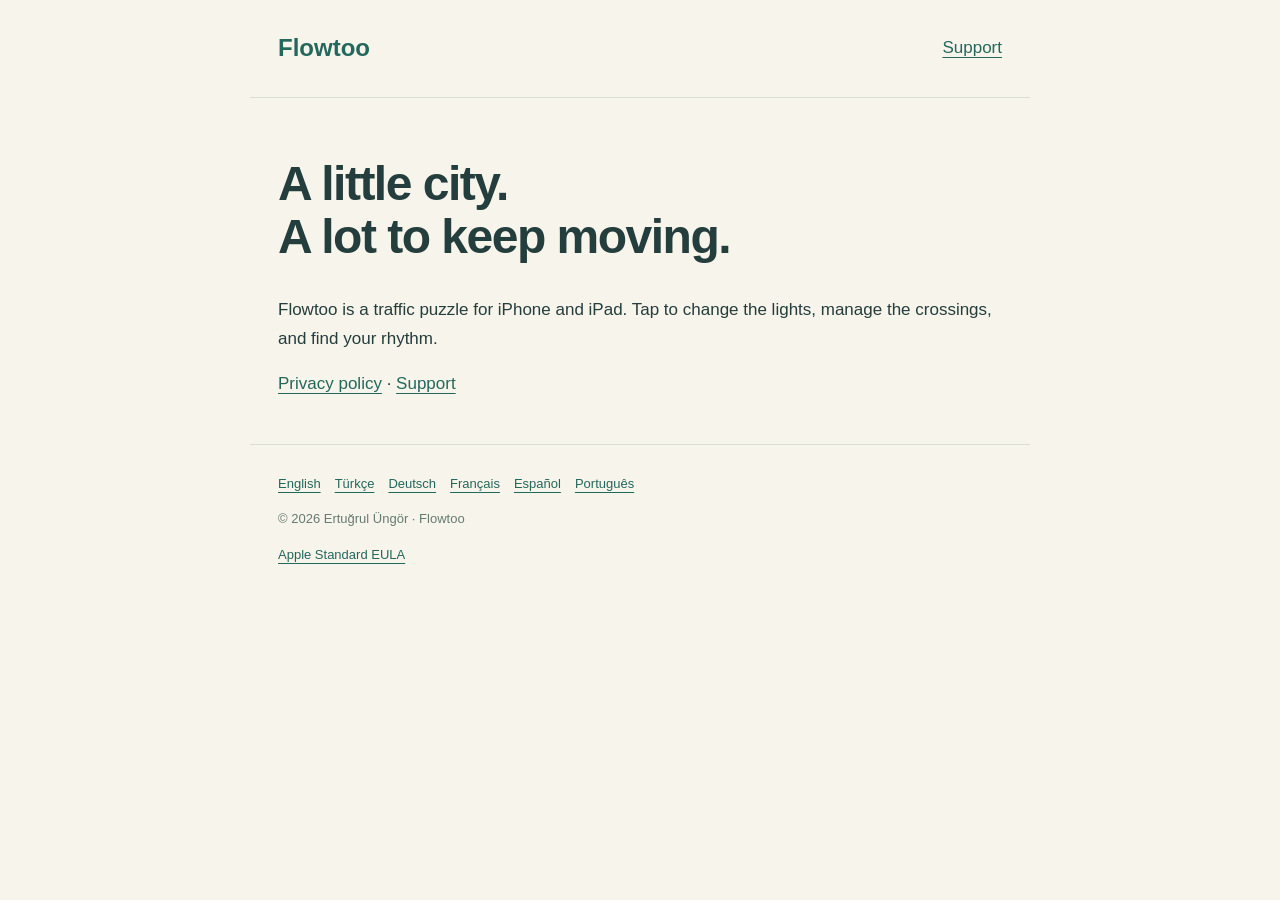
<file: index.html>
<!doctype html><html lang="en"><meta charset="utf-8"><meta name="viewport" content="width=device-width,initial-scale=1"><meta name="description" content="Flowtoo — privacy and support"><title>Flowtoo — Traffic, at your pace</title><link rel="stylesheet" href="style.css"><header><a class="brand" href="index.html">Flowtoo</a><a href="support.html">Support</a></header><main><h1>A little city.<br>A lot to keep moving.</h1><p>Flowtoo is a traffic puzzle for iPhone and iPad. Tap to change the lights, manage the crossings, and find your rhythm.</p><p><a href="privacy.html">Privacy policy</a> · <a href="support.html">Support</a></p></main><footer><nav><a href="privacy-en.html" lang="en">English</a> <a href="privacy-tr.html" lang="tr">Türkçe</a> <a href="privacy-de.html" lang="de">Deutsch</a> <a href="privacy-fr.html" lang="fr">Français</a> <a href="privacy-es.html" lang="es">Español</a> <a href="privacy-pt-BR.html" lang="pt-BR">Português</a></nav><p>© 2026 Ertuğrul Üngör · Flowtoo</p><a href="https://www.apple.com/legal/internet-services/itunes/dev/stdeula/">Apple Standard EULA</a></footer></html>
</file>
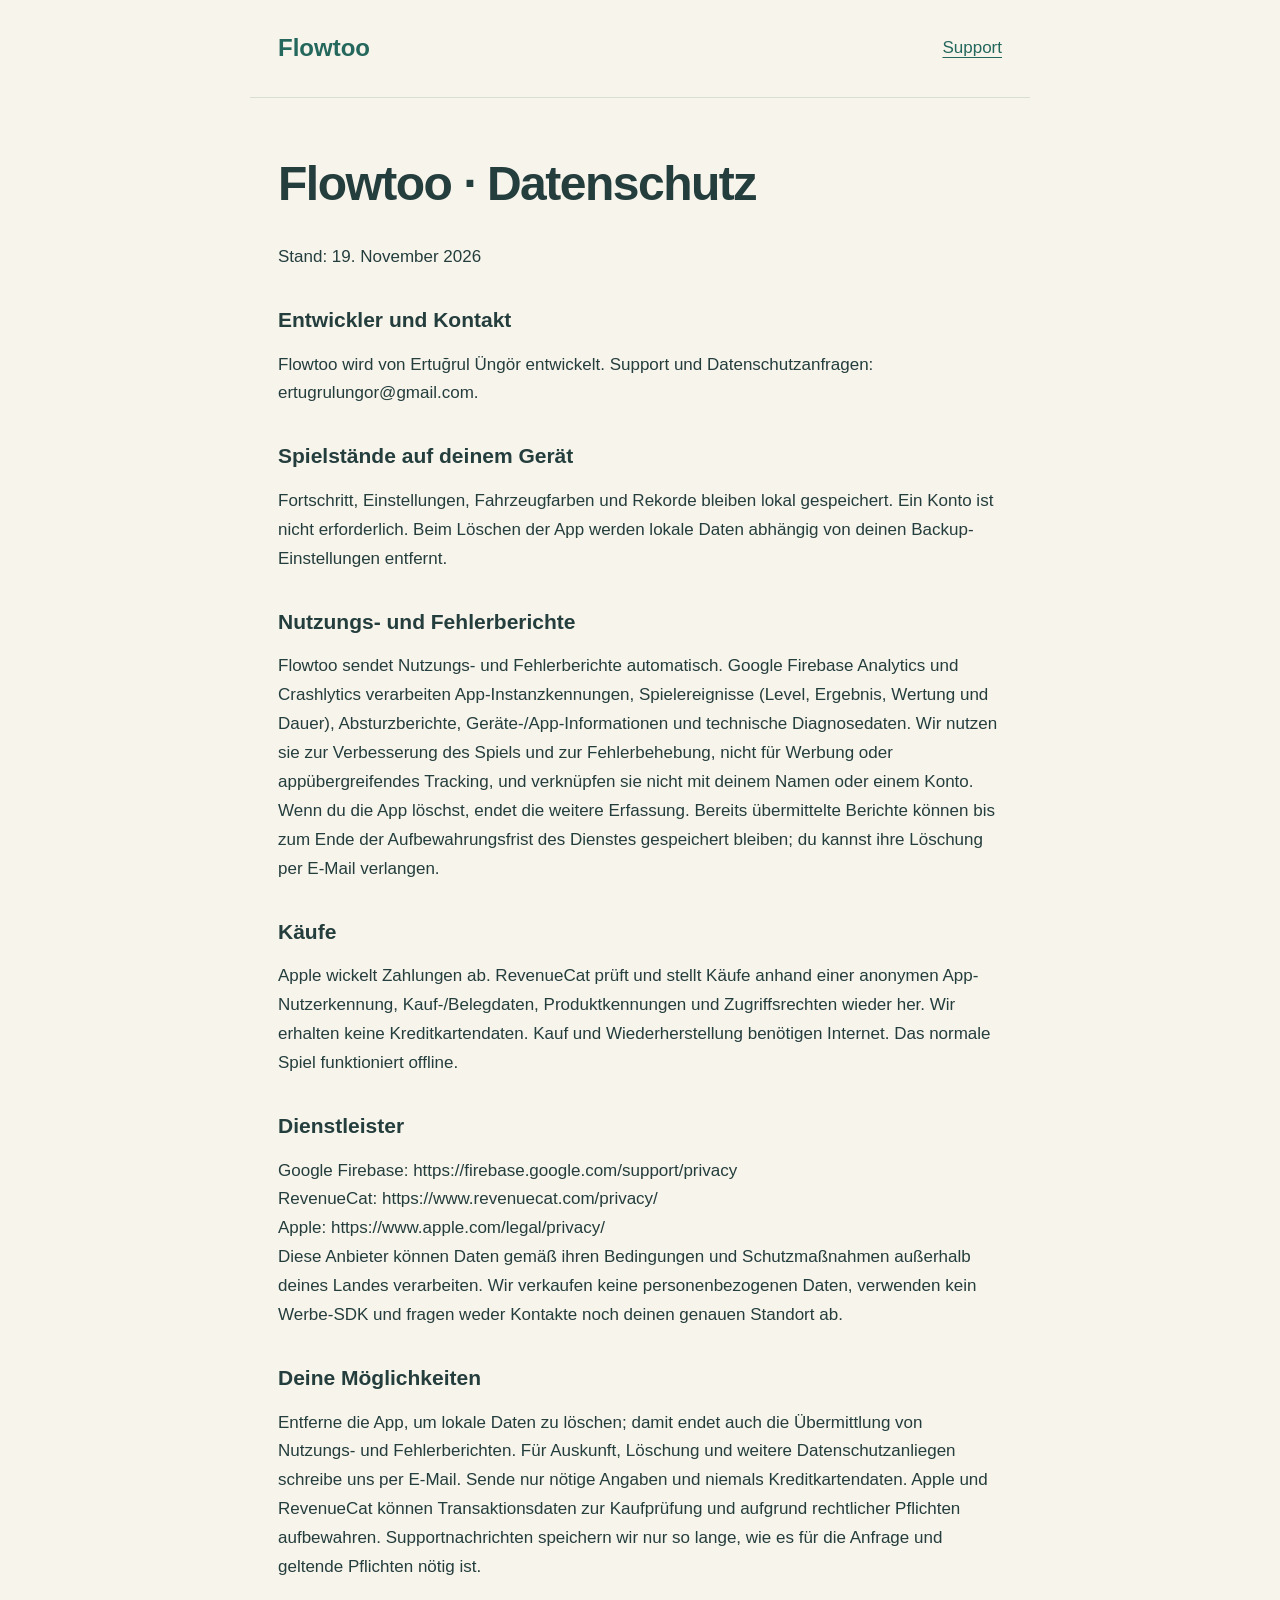
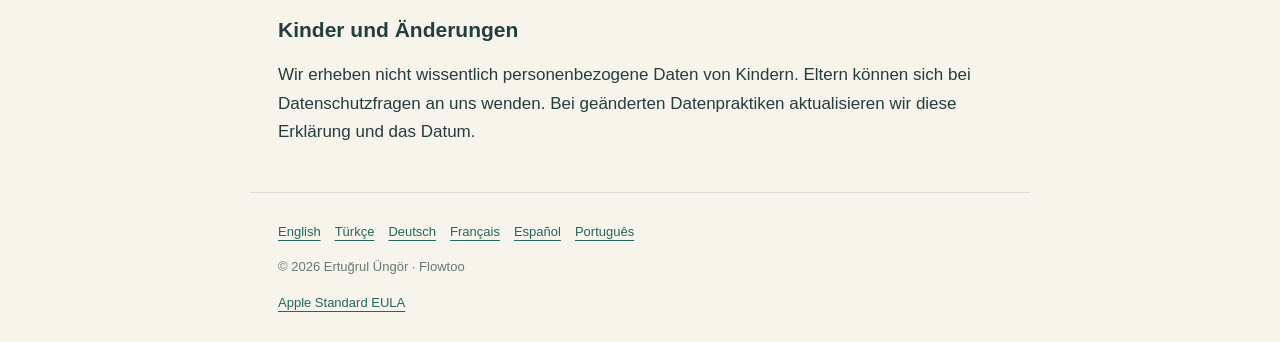
<file: privacy-de.html>
<!doctype html><html lang="de"><meta charset="utf-8"><meta name="viewport" content="width=device-width,initial-scale=1"><meta name="description" content="Flowtoo — privacy and support"><title>Flowtoo · Datenschutz</title><link rel="stylesheet" href="style.css"><header><a class="brand" href="index.html">Flowtoo</a><a href="support.html">Support</a></header><main><h1>Flowtoo · Datenschutz</h1><p>Stand: 19. November 2026</p><h2>Entwickler und Kontakt</h2><p>Flowtoo wird von Ertuğrul Üngör entwickelt. Support und Datenschutzanfragen: ertugrulungor@gmail.com.</p><h2>Spielstände auf deinem Gerät</h2><p>Fortschritt, Einstellungen, Fahrzeugfarben und Rekorde bleiben lokal gespeichert. Ein Konto ist nicht erforderlich. Beim Löschen der App werden lokale Daten abhängig von deinen Backup-Einstellungen entfernt.</p><h2>Nutzungs- und Fehlerberichte</h2><p>Flowtoo sendet Nutzungs- und Fehlerberichte automatisch. Google Firebase Analytics und Crashlytics verarbeiten App-Instanzkennungen, Spielereignisse (Level, Ergebnis, Wertung und Dauer), Absturzberichte, Geräte-/App-Informationen und technische Diagnosedaten. Wir nutzen sie zur Verbesserung des Spiels und zur Fehlerbehebung, nicht für Werbung oder appübergreifendes Tracking, und verknüpfen sie nicht mit deinem Namen oder einem Konto. Wenn du die App löschst, endet die weitere Erfassung. Bereits übermittelte Berichte können bis zum Ende der Aufbewahrungsfrist des Dienstes gespeichert bleiben; du kannst ihre Löschung per E-Mail verlangen.</p><h2>Käufe</h2><p>Apple wickelt Zahlungen ab. RevenueCat prüft und stellt Käufe anhand einer anonymen App-Nutzerkennung, Kauf-/Belegdaten, Produktkennungen und Zugriffsrechten wieder her. Wir erhalten keine Kreditkartendaten. Kauf und Wiederherstellung benötigen Internet. Das normale Spiel funktioniert offline.</p><h2>Dienstleister</h2><p>Google Firebase: https://firebase.google.com/support/privacy
RevenueCat: https://www.revenuecat.com/privacy/
Apple: https://www.apple.com/legal/privacy/
Diese Anbieter können Daten gemäß ihren Bedingungen und Schutzmaßnahmen außerhalb deines Landes verarbeiten. Wir verkaufen keine personenbezogenen Daten, verwenden kein Werbe-SDK und fragen weder Kontakte noch deinen genauen Standort ab.</p><h2>Deine Möglichkeiten</h2><p>Entferne die App, um lokale Daten zu löschen; damit endet auch die Übermittlung von Nutzungs- und Fehlerberichten. Für Auskunft, Löschung und weitere Datenschutzanliegen schreibe uns per E-Mail. Sende nur nötige Angaben und niemals Kreditkartendaten. Apple und RevenueCat können Transaktionsdaten zur Kaufprüfung und aufgrund rechtlicher Pflichten aufbewahren. Supportnachrichten speichern wir nur so lange, wie es für die Anfrage und geltende Pflichten nötig ist.</p><h2>Kinder und Änderungen</h2><p>Wir erheben nicht wissentlich personenbezogene Daten von Kindern. Eltern können sich bei Datenschutzfragen an uns wenden. Bei geänderten Datenpraktiken aktualisieren wir diese Erklärung und das Datum.</p></main><footer><nav><a href="privacy-en.html" lang="en">English</a> <a href="privacy-tr.html" lang="tr">Türkçe</a> <a href="privacy-de.html" lang="de">Deutsch</a> <a href="privacy-fr.html" lang="fr">Français</a> <a href="privacy-es.html" lang="es">Español</a> <a href="privacy-pt-BR.html" lang="pt-BR">Português</a></nav><p>© 2026 Ertuğrul Üngör · Flowtoo</p><a href="https://www.apple.com/legal/internet-services/itunes/dev/stdeula/">Apple Standard EULA</a></footer></html>
</file>
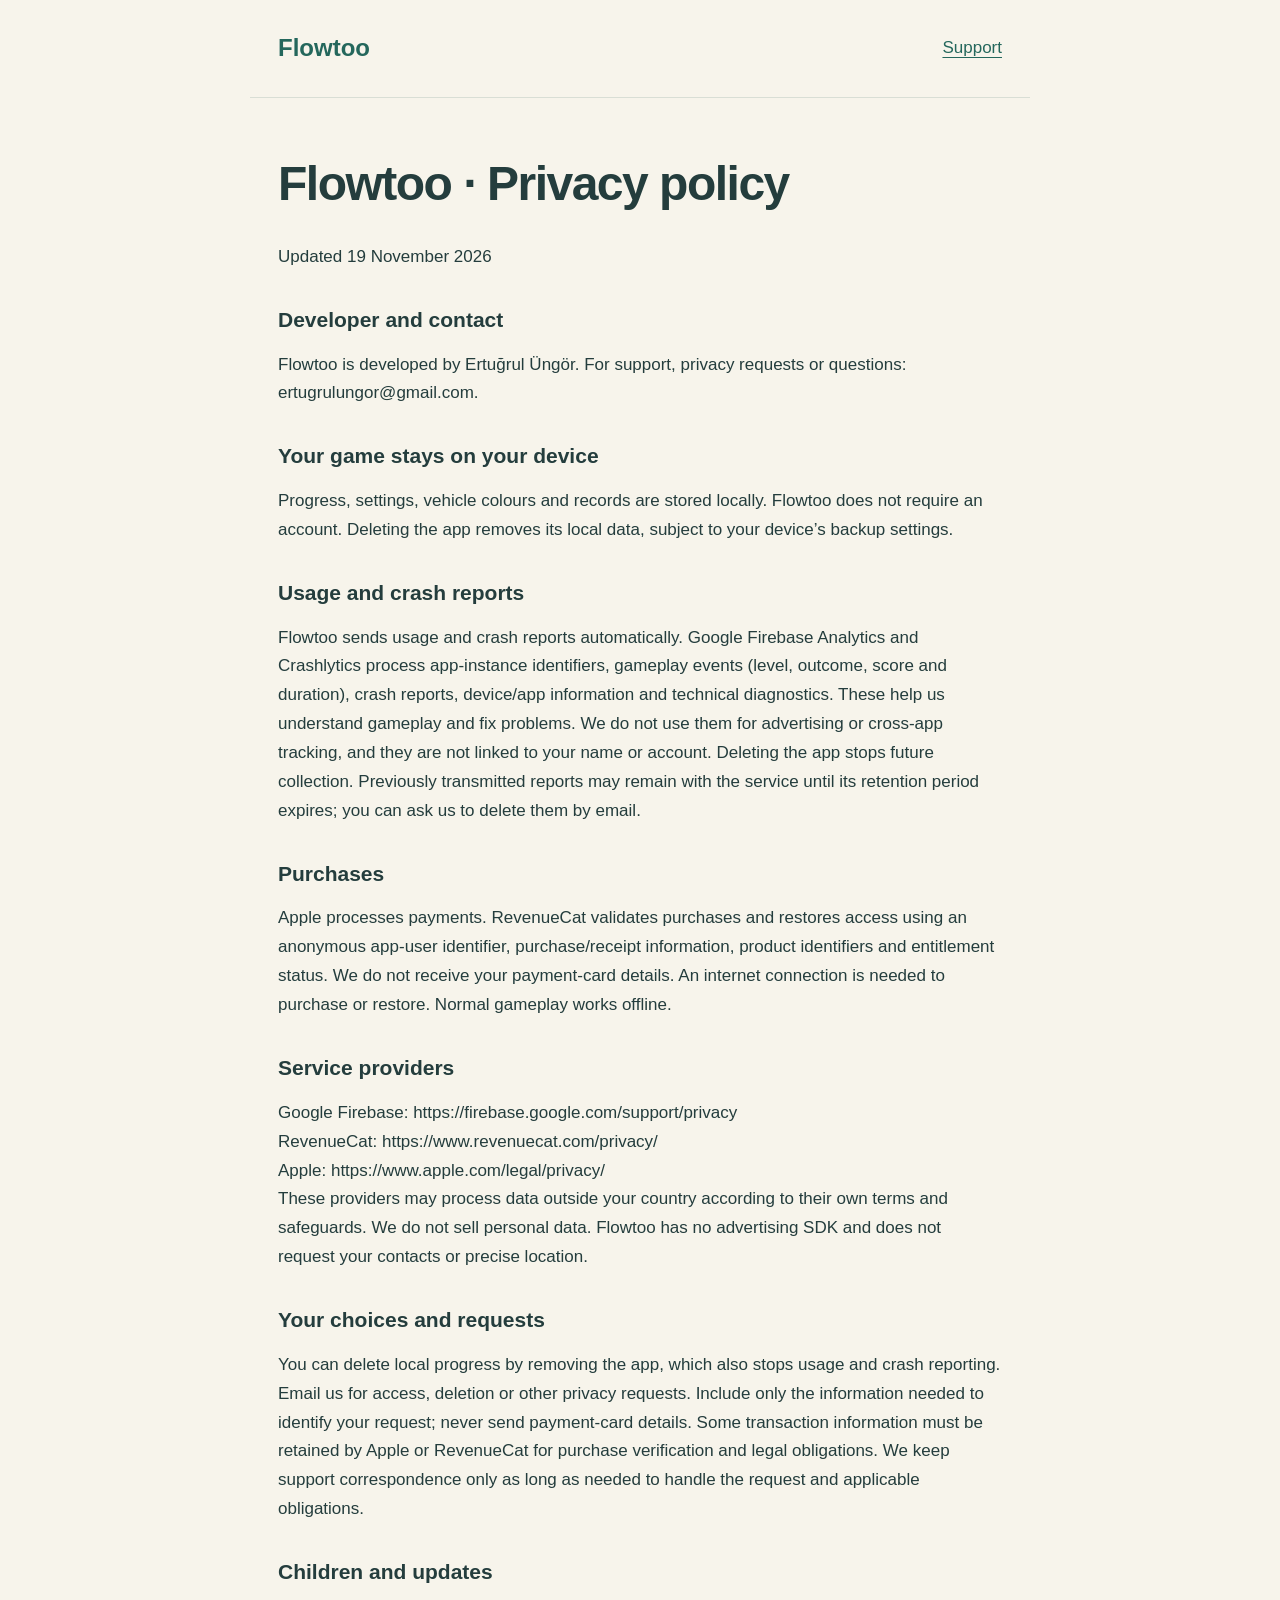
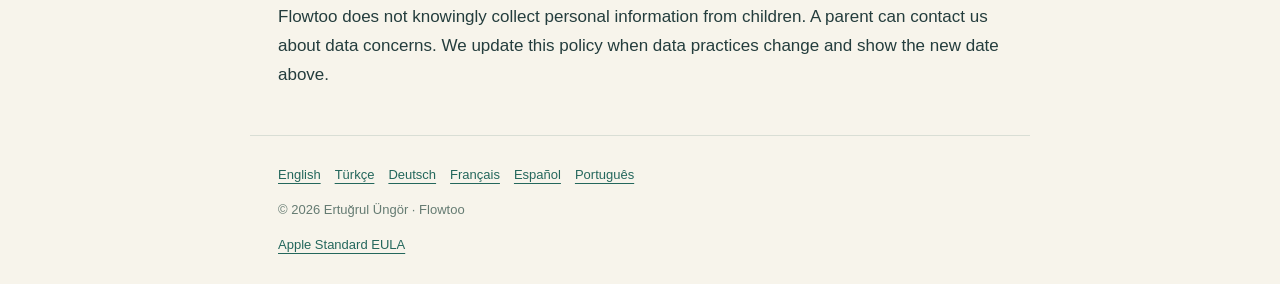
<file: privacy-en.html>
<!doctype html><html lang="en"><meta charset="utf-8"><meta name="viewport" content="width=device-width,initial-scale=1"><meta name="description" content="Flowtoo — privacy and support"><title>Flowtoo · Privacy policy</title><link rel="stylesheet" href="style.css"><header><a class="brand" href="index.html">Flowtoo</a><a href="support.html">Support</a></header><main><h1>Flowtoo · Privacy policy</h1><p>Updated 19 November 2026</p><h2>Developer and contact</h2><p>Flowtoo is developed by Ertuğrul Üngör. For support, privacy requests or questions: ertugrulungor@gmail.com.</p><h2>Your game stays on your device</h2><p>Progress, settings, vehicle colours and records are stored locally. Flowtoo does not require an account. Deleting the app removes its local data, subject to your device’s backup settings.</p><h2>Usage and crash reports</h2><p>Flowtoo sends usage and crash reports automatically. Google Firebase Analytics and Crashlytics process app-instance identifiers, gameplay events (level, outcome, score and duration), crash reports, device/app information and technical diagnostics. These help us understand gameplay and fix problems. We do not use them for advertising or cross-app tracking, and they are not linked to your name or account. Deleting the app stops future collection. Previously transmitted reports may remain with the service until its retention period expires; you can ask us to delete them by email.</p><h2>Purchases</h2><p>Apple processes payments. RevenueCat validates purchases and restores access using an anonymous app-user identifier, purchase/receipt information, product identifiers and entitlement status. We do not receive your payment-card details. An internet connection is needed to purchase or restore. Normal gameplay works offline.</p><h2>Service providers</h2><p>Google Firebase: https://firebase.google.com/support/privacy
RevenueCat: https://www.revenuecat.com/privacy/
Apple: https://www.apple.com/legal/privacy/
These providers may process data outside your country according to their own terms and safeguards. We do not sell personal data. Flowtoo has no advertising SDK and does not request your contacts or precise location.</p><h2>Your choices and requests</h2><p>You can delete local progress by removing the app, which also stops usage and crash reporting. Email us for access, deletion or other privacy requests. Include only the information needed to identify your request; never send payment-card details. Some transaction information must be retained by Apple or RevenueCat for purchase verification and legal obligations. We keep support correspondence only as long as needed to handle the request and applicable obligations.</p><h2>Children and updates</h2><p>Flowtoo does not knowingly collect personal information from children. A parent can contact us about data concerns. We update this policy when data practices change and show the new date above.</p></main><footer><nav><a href="privacy-en.html" lang="en">English</a> <a href="privacy-tr.html" lang="tr">Türkçe</a> <a href="privacy-de.html" lang="de">Deutsch</a> <a href="privacy-fr.html" lang="fr">Français</a> <a href="privacy-es.html" lang="es">Español</a> <a href="privacy-pt-BR.html" lang="pt-BR">Português</a></nav><p>© 2026 Ertuğrul Üngör · Flowtoo</p><a href="https://www.apple.com/legal/internet-services/itunes/dev/stdeula/">Apple Standard EULA</a></footer></html>
</file>
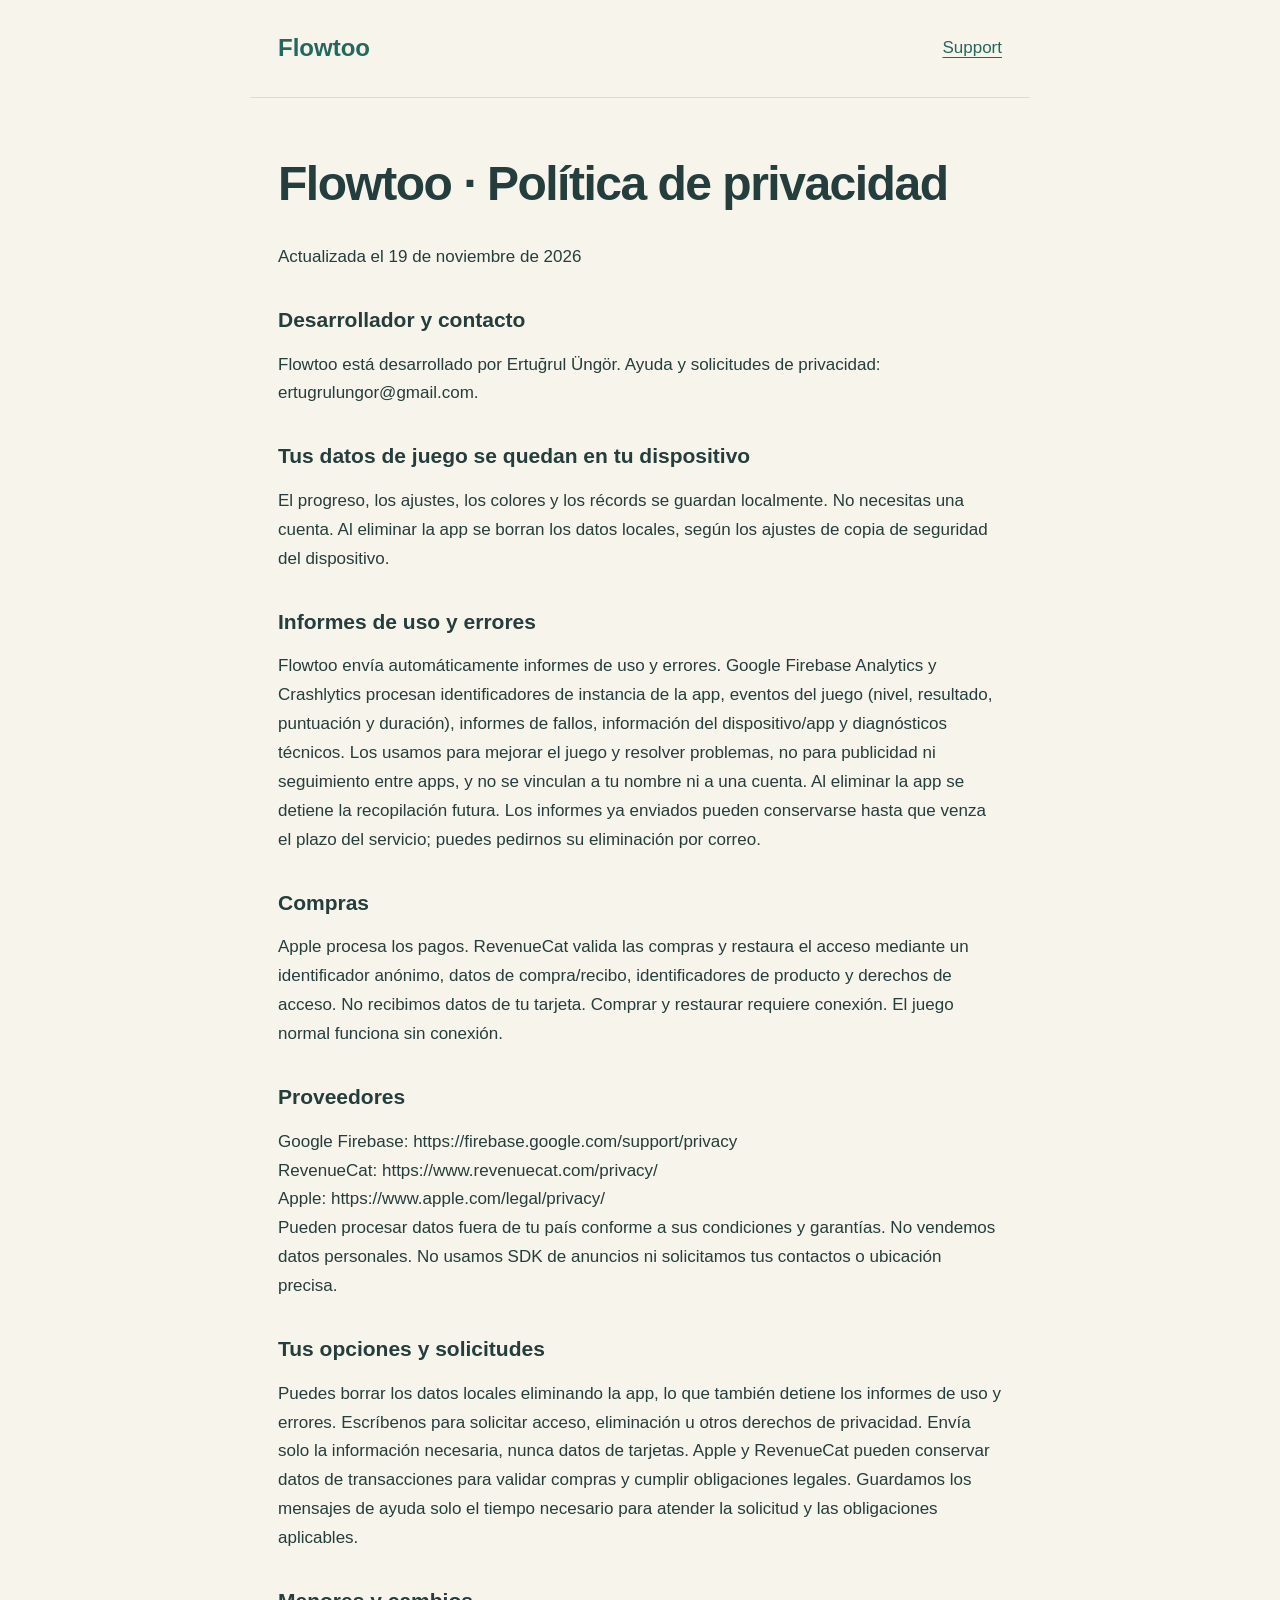
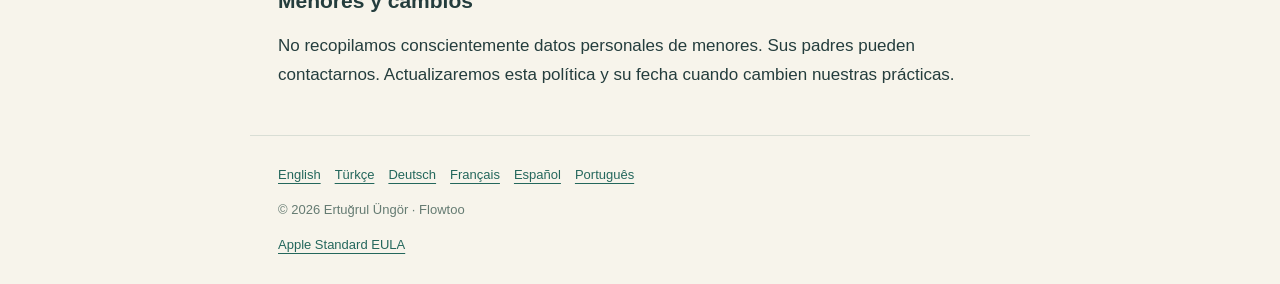
<file: privacy-es.html>
<!doctype html><html lang="es"><meta charset="utf-8"><meta name="viewport" content="width=device-width,initial-scale=1"><meta name="description" content="Flowtoo — privacy and support"><title>Flowtoo · Política de privacidad</title><link rel="stylesheet" href="style.css"><header><a class="brand" href="index.html">Flowtoo</a><a href="support.html">Support</a></header><main><h1>Flowtoo · Política de privacidad</h1><p>Actualizada el 19 de noviembre de 2026</p><h2>Desarrollador y contacto</h2><p>Flowtoo está desarrollado por Ertuğrul Üngör. Ayuda y solicitudes de privacidad: ertugrulungor@gmail.com.</p><h2>Tus datos de juego se quedan en tu dispositivo</h2><p>El progreso, los ajustes, los colores y los récords se guardan localmente. No necesitas una cuenta. Al eliminar la app se borran los datos locales, según los ajustes de copia de seguridad del dispositivo.</p><h2>Informes de uso y errores</h2><p>Flowtoo envía automáticamente informes de uso y errores. Google Firebase Analytics y Crashlytics procesan identificadores de instancia de la app, eventos del juego (nivel, resultado, puntuación y duración), informes de fallos, información del dispositivo/app y diagnósticos técnicos. Los usamos para mejorar el juego y resolver problemas, no para publicidad ni seguimiento entre apps, y no se vinculan a tu nombre ni a una cuenta. Al eliminar la app se detiene la recopilación futura. Los informes ya enviados pueden conservarse hasta que venza el plazo del servicio; puedes pedirnos su eliminación por correo.</p><h2>Compras</h2><p>Apple procesa los pagos. RevenueCat valida las compras y restaura el acceso mediante un identificador anónimo, datos de compra/recibo, identificadores de producto y derechos de acceso. No recibimos datos de tu tarjeta. Comprar y restaurar requiere conexión. El juego normal funciona sin conexión.</p><h2>Proveedores</h2><p>Google Firebase: https://firebase.google.com/support/privacy
RevenueCat: https://www.revenuecat.com/privacy/
Apple: https://www.apple.com/legal/privacy/
Pueden procesar datos fuera de tu país conforme a sus condiciones y garantías. No vendemos datos personales. No usamos SDK de anuncios ni solicitamos tus contactos o ubicación precisa.</p><h2>Tus opciones y solicitudes</h2><p>Puedes borrar los datos locales eliminando la app, lo que también detiene los informes de uso y errores. Escríbenos para solicitar acceso, eliminación u otros derechos de privacidad. Envía solo la información necesaria, nunca datos de tarjetas. Apple y RevenueCat pueden conservar datos de transacciones para validar compras y cumplir obligaciones legales. Guardamos los mensajes de ayuda solo el tiempo necesario para atender la solicitud y las obligaciones aplicables.</p><h2>Menores y cambios</h2><p>No recopilamos conscientemente datos personales de menores. Sus padres pueden contactarnos. Actualizaremos esta política y su fecha cuando cambien nuestras prácticas.</p></main><footer><nav><a href="privacy-en.html" lang="en">English</a> <a href="privacy-tr.html" lang="tr">Türkçe</a> <a href="privacy-de.html" lang="de">Deutsch</a> <a href="privacy-fr.html" lang="fr">Français</a> <a href="privacy-es.html" lang="es">Español</a> <a href="privacy-pt-BR.html" lang="pt-BR">Português</a></nav><p>© 2026 Ertuğrul Üngör · Flowtoo</p><a href="https://www.apple.com/legal/internet-services/itunes/dev/stdeula/">Apple Standard EULA</a></footer></html>
</file>
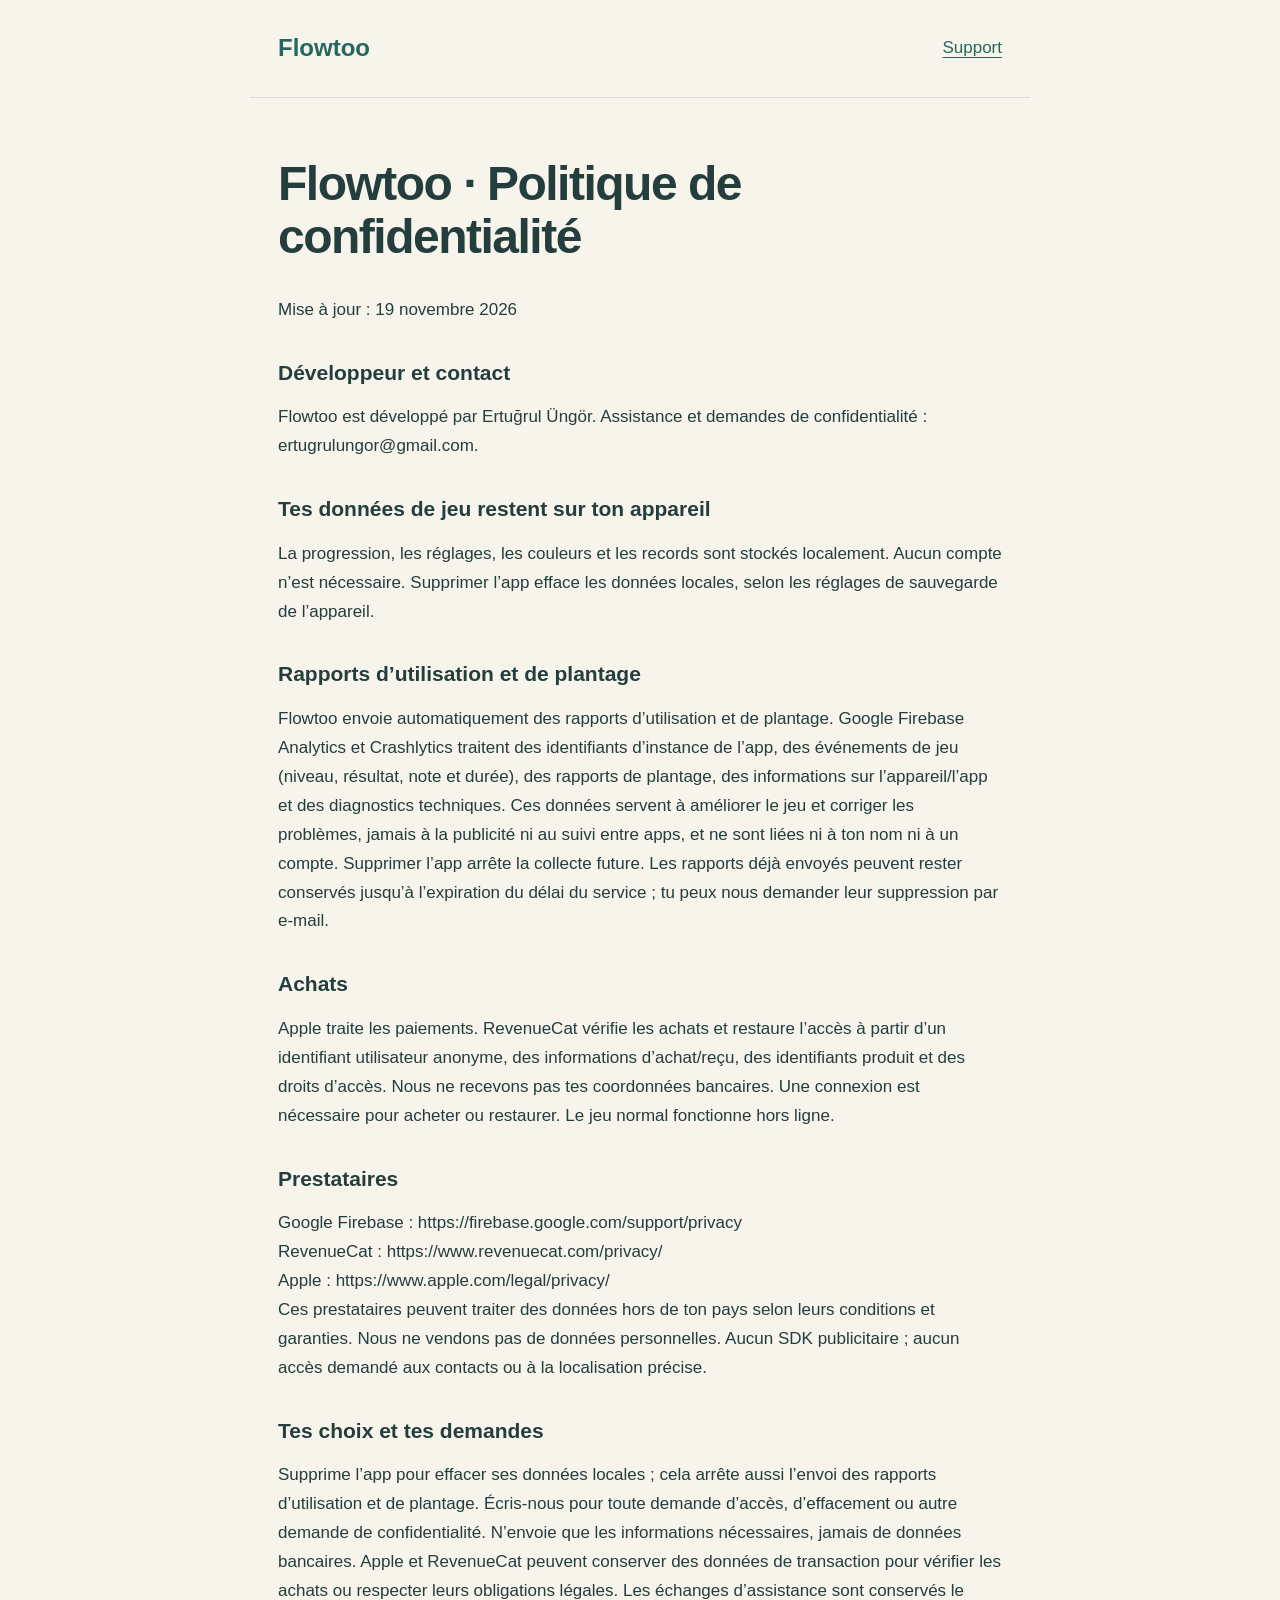
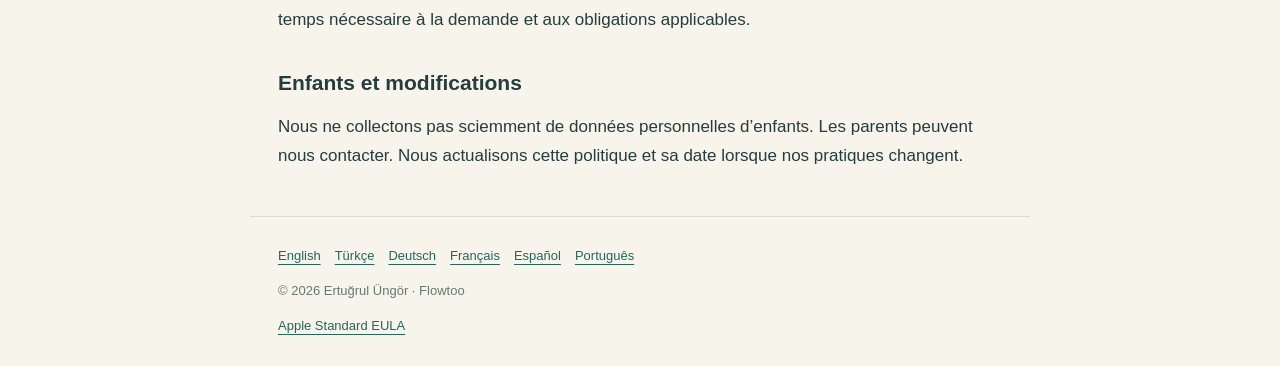
<file: privacy-fr.html>
<!doctype html><html lang="fr"><meta charset="utf-8"><meta name="viewport" content="width=device-width,initial-scale=1"><meta name="description" content="Flowtoo — privacy and support"><title>Flowtoo · Politique de confidentialité</title><link rel="stylesheet" href="style.css"><header><a class="brand" href="index.html">Flowtoo</a><a href="support.html">Support</a></header><main><h1>Flowtoo · Politique de confidentialité</h1><p>Mise à jour : 19 novembre 2026</p><h2>Développeur et contact</h2><p>Flowtoo est développé par Ertuğrul Üngör. Assistance et demandes de confidentialité : ertugrulungor@gmail.com.</p><h2>Tes données de jeu restent sur ton appareil</h2><p>La progression, les réglages, les couleurs et les records sont stockés localement. Aucun compte n’est nécessaire. Supprimer l’app efface les données locales, selon les réglages de sauvegarde de l’appareil.</p><h2>Rapports d’utilisation et de plantage</h2><p>Flowtoo envoie automatiquement des rapports d’utilisation et de plantage. Google Firebase Analytics et Crashlytics traitent des identifiants d’instance de l’app, des événements de jeu (niveau, résultat, note et durée), des rapports de plantage, des informations sur l’appareil/l’app et des diagnostics techniques. Ces données servent à améliorer le jeu et corriger les problèmes, jamais à la publicité ni au suivi entre apps, et ne sont liées ni à ton nom ni à un compte. Supprimer l’app arrête la collecte future. Les rapports déjà envoyés peuvent rester conservés jusqu’à l’expiration du délai du service ; tu peux nous demander leur suppression par e-mail.</p><h2>Achats</h2><p>Apple traite les paiements. RevenueCat vérifie les achats et restaure l’accès à partir d’un identifiant utilisateur anonyme, des informations d’achat/reçu, des identifiants produit et des droits d’accès. Nous ne recevons pas tes coordonnées bancaires. Une connexion est nécessaire pour acheter ou restaurer. Le jeu normal fonctionne hors ligne.</p><h2>Prestataires</h2><p>Google Firebase : https://firebase.google.com/support/privacy
RevenueCat : https://www.revenuecat.com/privacy/
Apple : https://www.apple.com/legal/privacy/
Ces prestataires peuvent traiter des données hors de ton pays selon leurs conditions et garanties. Nous ne vendons pas de données personnelles. Aucun SDK publicitaire ; aucun accès demandé aux contacts ou à la localisation précise.</p><h2>Tes choix et tes demandes</h2><p>Supprime l’app pour effacer ses données locales ; cela arrête aussi l’envoi des rapports d’utilisation et de plantage. Écris-nous pour toute demande d’accès, d’effacement ou autre demande de confidentialité. N’envoie que les informations nécessaires, jamais de données bancaires. Apple et RevenueCat peuvent conserver des données de transaction pour vérifier les achats ou respecter leurs obligations légales. Les échanges d’assistance sont conservés le temps nécessaire à la demande et aux obligations applicables.</p><h2>Enfants et modifications</h2><p>Nous ne collectons pas sciemment de données personnelles d’enfants. Les parents peuvent nous contacter. Nous actualisons cette politique et sa date lorsque nos pratiques changent.</p></main><footer><nav><a href="privacy-en.html" lang="en">English</a> <a href="privacy-tr.html" lang="tr">Türkçe</a> <a href="privacy-de.html" lang="de">Deutsch</a> <a href="privacy-fr.html" lang="fr">Français</a> <a href="privacy-es.html" lang="es">Español</a> <a href="privacy-pt-BR.html" lang="pt-BR">Português</a></nav><p>© 2026 Ertuğrul Üngör · Flowtoo</p><a href="https://www.apple.com/legal/internet-services/itunes/dev/stdeula/">Apple Standard EULA</a></footer></html>
</file>
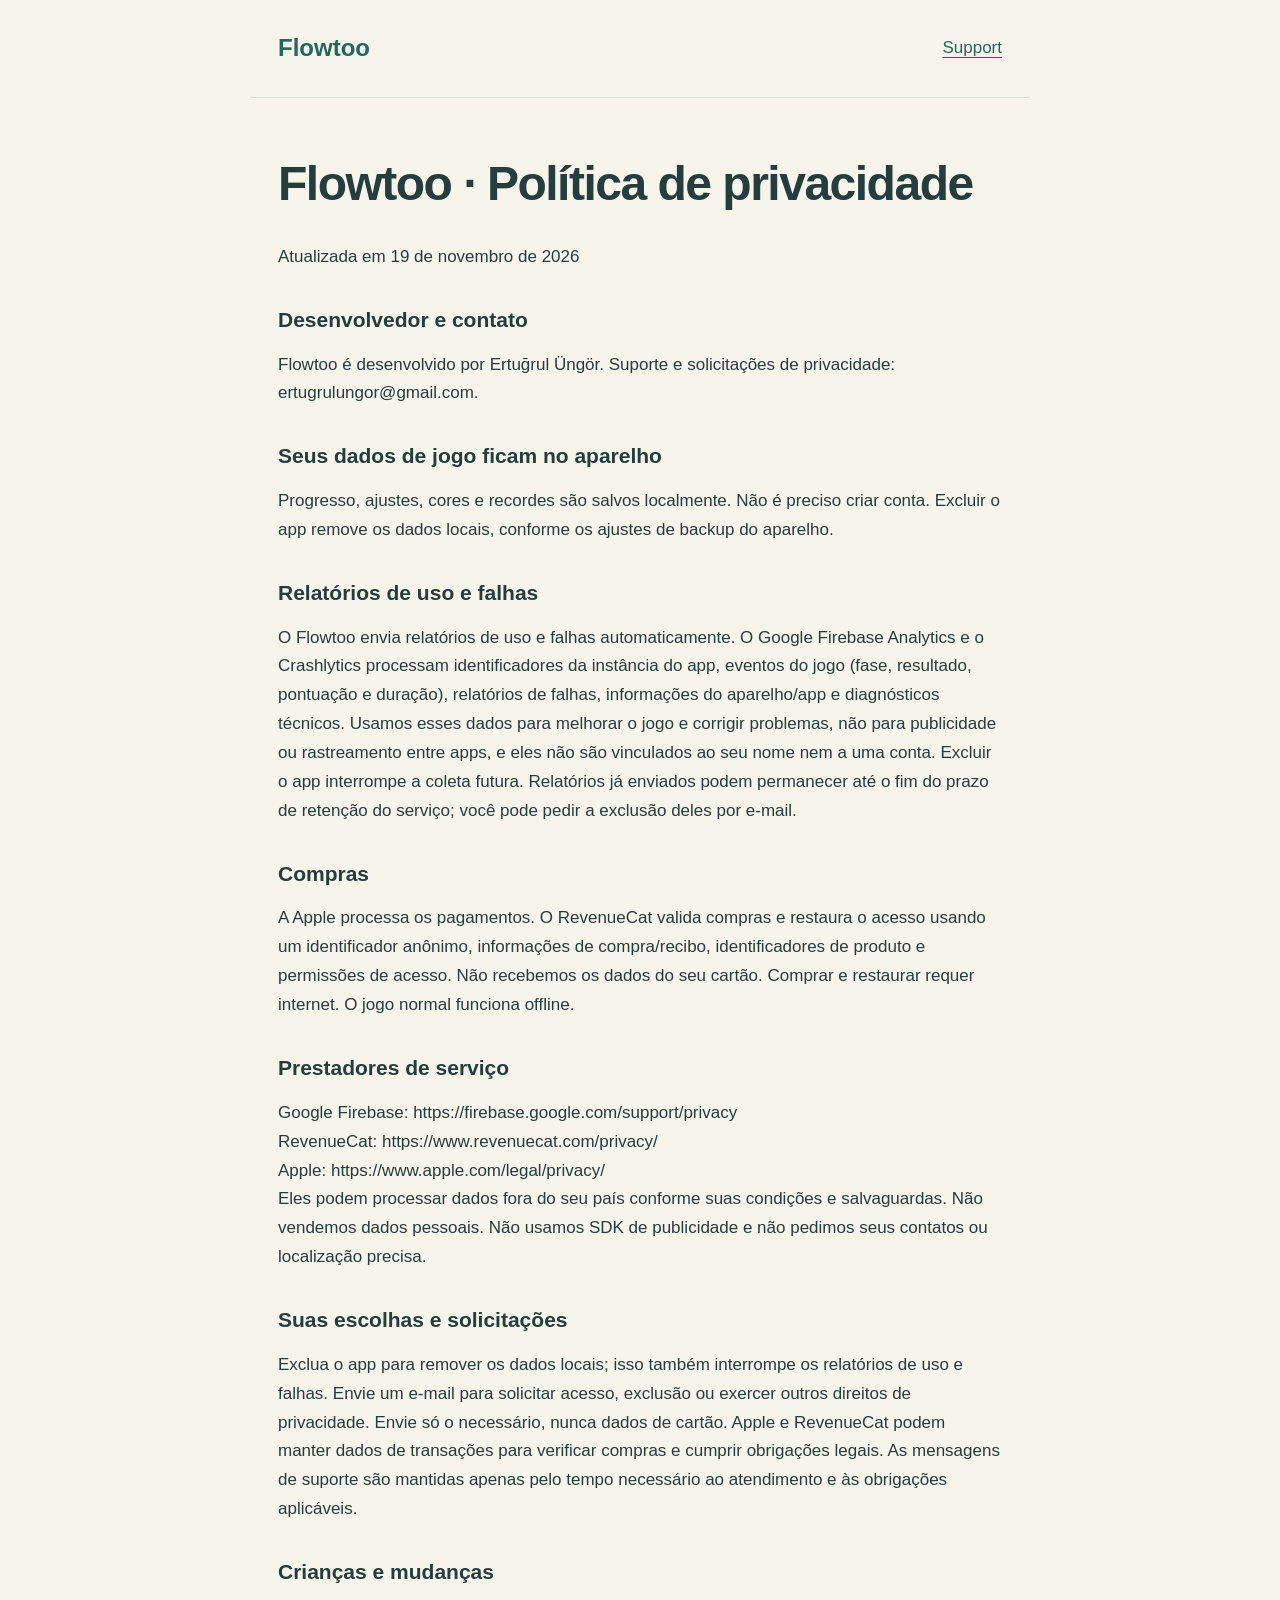
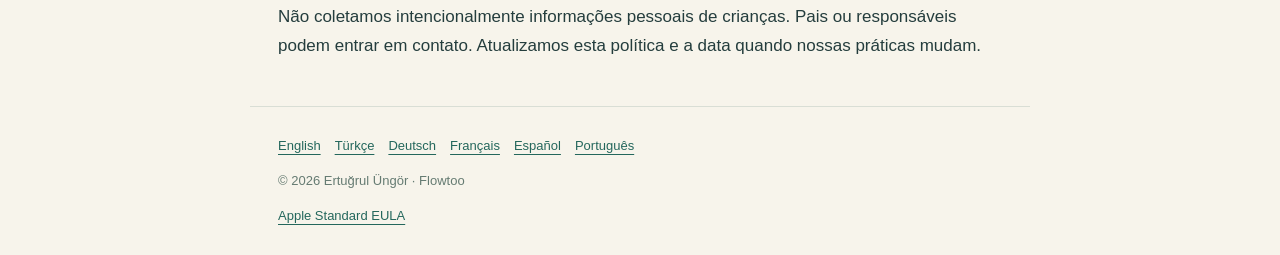
<file: privacy-pt-BR.html>
<!doctype html><html lang="pt-BR"><meta charset="utf-8"><meta name="viewport" content="width=device-width,initial-scale=1"><meta name="description" content="Flowtoo — privacy and support"><title>Flowtoo · Política de privacidade</title><link rel="stylesheet" href="style.css"><header><a class="brand" href="index.html">Flowtoo</a><a href="support.html">Support</a></header><main><h1>Flowtoo · Política de privacidade</h1><p>Atualizada em 19 de novembro de 2026</p><h2>Desenvolvedor e contato</h2><p>Flowtoo é desenvolvido por Ertuğrul Üngör. Suporte e solicitações de privacidade: ertugrulungor@gmail.com.</p><h2>Seus dados de jogo ficam no aparelho</h2><p>Progresso, ajustes, cores e recordes são salvos localmente. Não é preciso criar conta. Excluir o app remove os dados locais, conforme os ajustes de backup do aparelho.</p><h2>Relatórios de uso e falhas</h2><p>O Flowtoo envia relatórios de uso e falhas automaticamente. O Google Firebase Analytics e o Crashlytics processam identificadores da instância do app, eventos do jogo (fase, resultado, pontuação e duração), relatórios de falhas, informações do aparelho/app e diagnósticos técnicos. Usamos esses dados para melhorar o jogo e corrigir problemas, não para publicidade ou rastreamento entre apps, e eles não são vinculados ao seu nome nem a uma conta. Excluir o app interrompe a coleta futura. Relatórios já enviados podem permanecer até o fim do prazo de retenção do serviço; você pode pedir a exclusão deles por e-mail.</p><h2>Compras</h2><p>A Apple processa os pagamentos. O RevenueCat valida compras e restaura o acesso usando um identificador anônimo, informações de compra/recibo, identificadores de produto e permissões de acesso. Não recebemos os dados do seu cartão. Comprar e restaurar requer internet. O jogo normal funciona offline.</p><h2>Prestadores de serviço</h2><p>Google Firebase: https://firebase.google.com/support/privacy
RevenueCat: https://www.revenuecat.com/privacy/
Apple: https://www.apple.com/legal/privacy/
Eles podem processar dados fora do seu país conforme suas condições e salvaguardas. Não vendemos dados pessoais. Não usamos SDK de publicidade e não pedimos seus contatos ou localização precisa.</p><h2>Suas escolhas e solicitações</h2><p>Exclua o app para remover os dados locais; isso também interrompe os relatórios de uso e falhas. Envie um e-mail para solicitar acesso, exclusão ou exercer outros direitos de privacidade. Envie só o necessário, nunca dados de cartão. Apple e RevenueCat podem manter dados de transações para verificar compras e cumprir obrigações legais. As mensagens de suporte são mantidas apenas pelo tempo necessário ao atendimento e às obrigações aplicáveis.</p><h2>Crianças e mudanças</h2><p>Não coletamos intencionalmente informações pessoais de crianças. Pais ou responsáveis podem entrar em contato. Atualizamos esta política e a data quando nossas práticas mudam.</p></main><footer><nav><a href="privacy-en.html" lang="en">English</a> <a href="privacy-tr.html" lang="tr">Türkçe</a> <a href="privacy-de.html" lang="de">Deutsch</a> <a href="privacy-fr.html" lang="fr">Français</a> <a href="privacy-es.html" lang="es">Español</a> <a href="privacy-pt-BR.html" lang="pt-BR">Português</a></nav><p>© 2026 Ertuğrul Üngör · Flowtoo</p><a href="https://www.apple.com/legal/internet-services/itunes/dev/stdeula/">Apple Standard EULA</a></footer></html>
</file>
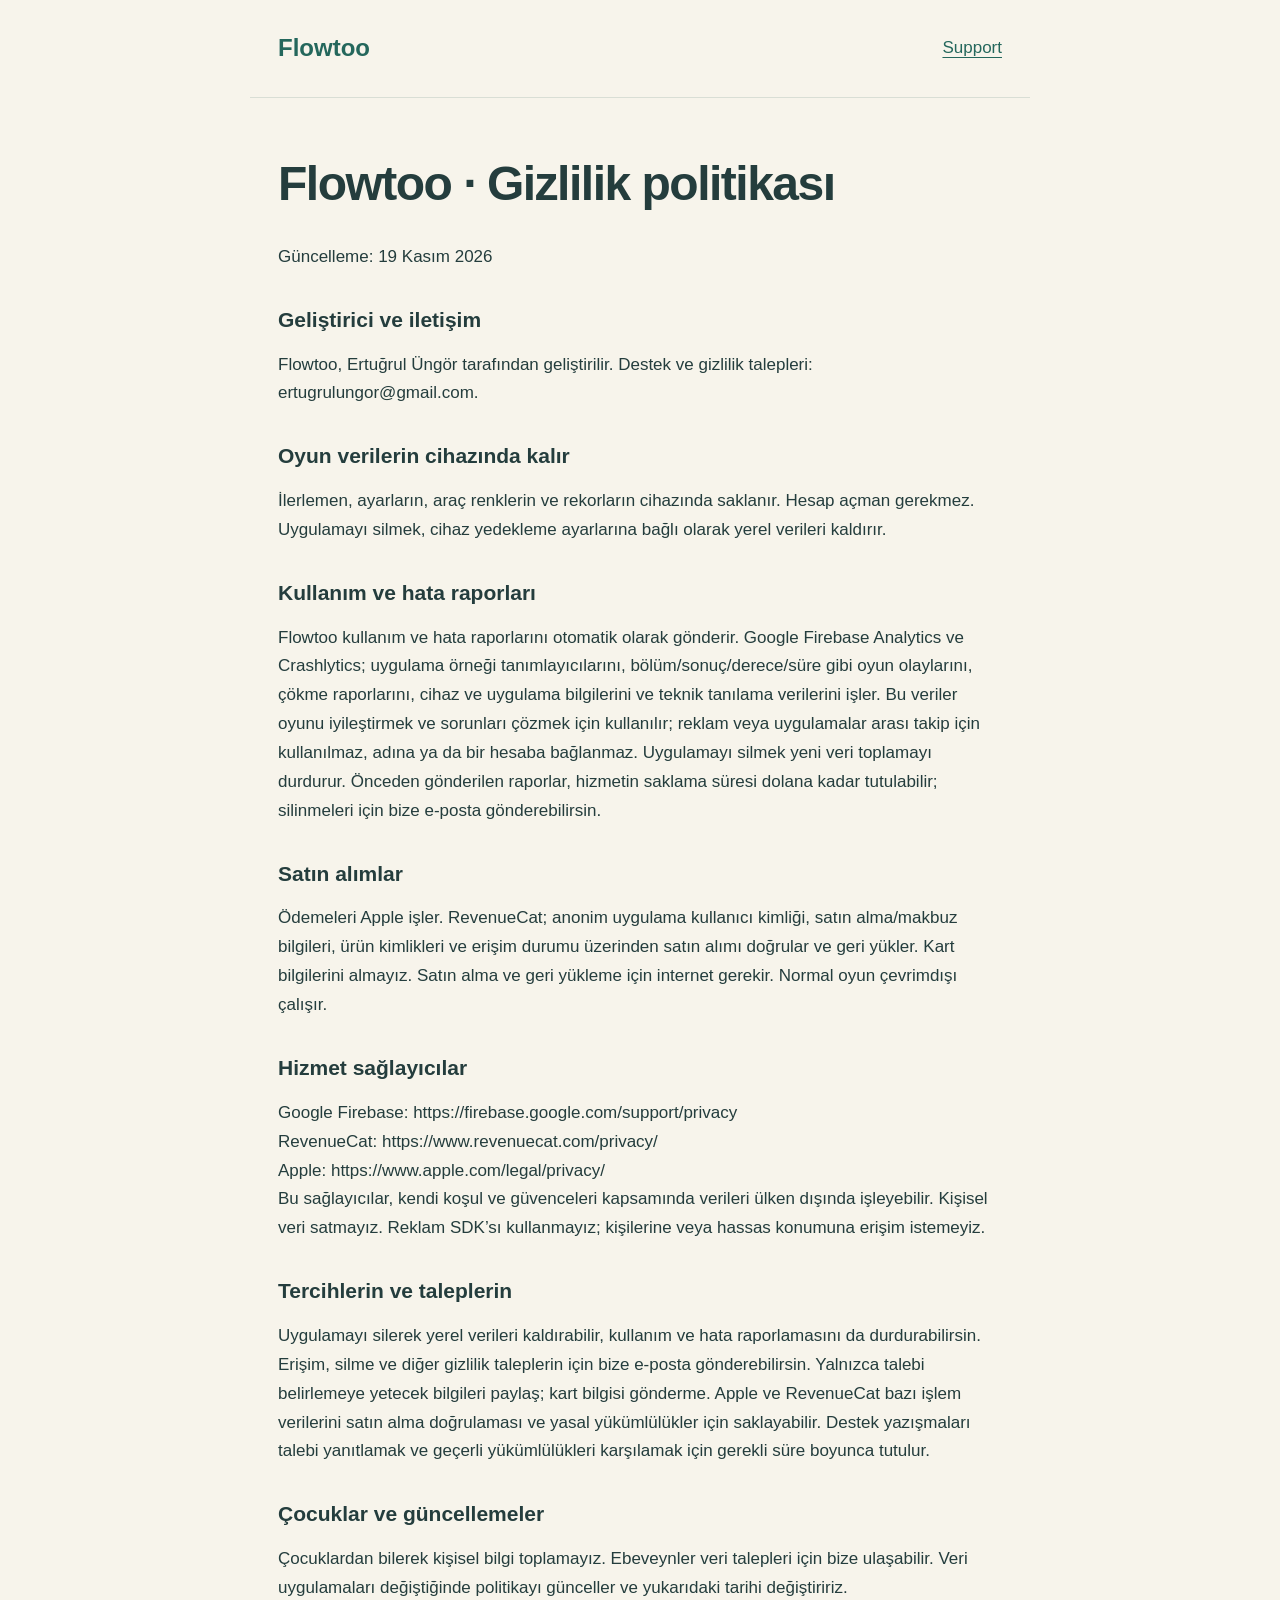
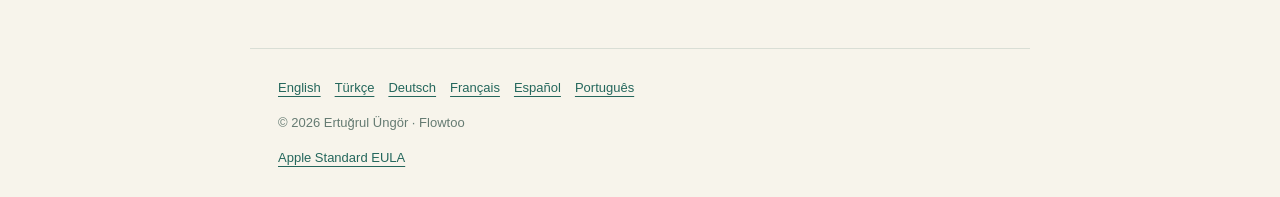
<file: privacy-tr.html>
<!doctype html><html lang="tr"><meta charset="utf-8"><meta name="viewport" content="width=device-width,initial-scale=1"><meta name="description" content="Flowtoo — privacy and support"><title>Flowtoo · Gizlilik politikası</title><link rel="stylesheet" href="style.css"><header><a class="brand" href="index.html">Flowtoo</a><a href="support.html">Support</a></header><main><h1>Flowtoo · Gizlilik politikası</h1><p>Güncelleme: 19 Kasım 2026</p><h2>Geliştirici ve iletişim</h2><p>Flowtoo, Ertuğrul Üngör tarafından geliştirilir. Destek ve gizlilik talepleri: ertugrulungor@gmail.com.</p><h2>Oyun verilerin cihazında kalır</h2><p>İlerlemen, ayarların, araç renklerin ve rekorların cihazında saklanır. Hesap açman gerekmez. Uygulamayı silmek, cihaz yedekleme ayarlarına bağlı olarak yerel verileri kaldırır.</p><h2>Kullanım ve hata raporları</h2><p>Flowtoo kullanım ve hata raporlarını otomatik olarak gönderir. Google Firebase Analytics ve Crashlytics; uygulama örneği tanımlayıcılarını, bölüm/sonuç/derece/süre gibi oyun olaylarını, çökme raporlarını, cihaz ve uygulama bilgilerini ve teknik tanılama verilerini işler. Bu veriler oyunu iyileştirmek ve sorunları çözmek için kullanılır; reklam veya uygulamalar arası takip için kullanılmaz, adına ya da bir hesaba bağlanmaz. Uygulamayı silmek yeni veri toplamayı durdurur. Önceden gönderilen raporlar, hizmetin saklama süresi dolana kadar tutulabilir; silinmeleri için bize e-posta gönderebilirsin.</p><h2>Satın alımlar</h2><p>Ödemeleri Apple işler. RevenueCat; anonim uygulama kullanıcı kimliği, satın alma/makbuz bilgileri, ürün kimlikleri ve erişim durumu üzerinden satın alımı doğrular ve geri yükler. Kart bilgilerini almayız. Satın alma ve geri yükleme için internet gerekir. Normal oyun çevrimdışı çalışır.</p><h2>Hizmet sağlayıcılar</h2><p>Google Firebase: https://firebase.google.com/support/privacy
RevenueCat: https://www.revenuecat.com/privacy/
Apple: https://www.apple.com/legal/privacy/
Bu sağlayıcılar, kendi koşul ve güvenceleri kapsamında verileri ülken dışında işleyebilir. Kişisel veri satmayız. Reklam SDK’sı kullanmayız; kişilerine veya hassas konumuna erişim istemeyiz.</p><h2>Tercihlerin ve taleplerin</h2><p>Uygulamayı silerek yerel verileri kaldırabilir, kullanım ve hata raporlamasını da durdurabilirsin. Erişim, silme ve diğer gizlilik taleplerin için bize e-posta gönderebilirsin. Yalnızca talebi belirlemeye yetecek bilgileri paylaş; kart bilgisi gönderme. Apple ve RevenueCat bazı işlem verilerini satın alma doğrulaması ve yasal yükümlülükler için saklayabilir. Destek yazışmaları talebi yanıtlamak ve geçerli yükümlülükleri karşılamak için gerekli süre boyunca tutulur.</p><h2>Çocuklar ve güncellemeler</h2><p>Çocuklardan bilerek kişisel bilgi toplamayız. Ebeveynler veri talepleri için bize ulaşabilir. Veri uygulamaları değiştiğinde politikayı günceller ve yukarıdaki tarihi değiştiririz.</p></main><footer><nav><a href="privacy-en.html" lang="en">English</a> <a href="privacy-tr.html" lang="tr">Türkçe</a> <a href="privacy-de.html" lang="de">Deutsch</a> <a href="privacy-fr.html" lang="fr">Français</a> <a href="privacy-es.html" lang="es">Español</a> <a href="privacy-pt-BR.html" lang="pt-BR">Português</a></nav><p>© 2026 Ertuğrul Üngör · Flowtoo</p><a href="https://www.apple.com/legal/internet-services/itunes/dev/stdeula/">Apple Standard EULA</a></footer></html>
</file>
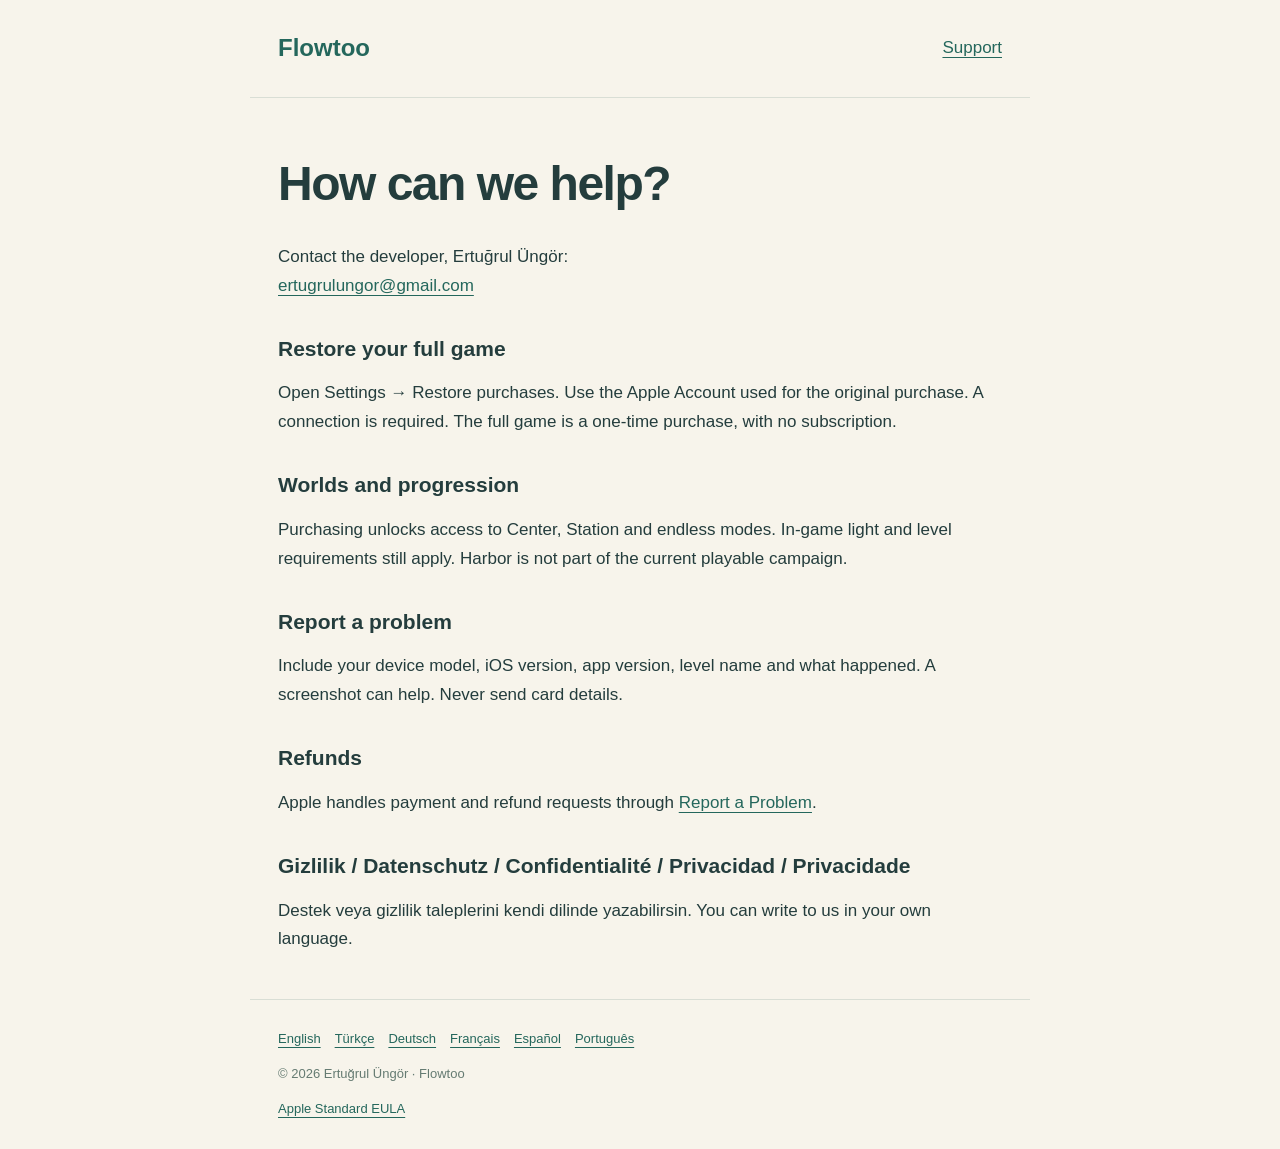
<file: support.html>
<!doctype html><html lang="en"><meta charset="utf-8"><meta name="viewport" content="width=device-width,initial-scale=1"><meta name="description" content="Flowtoo — privacy and support"><title>Flowtoo — Support</title><link rel="stylesheet" href="style.css"><header><a class="brand" href="index.html">Flowtoo</a><a href="support.html">Support</a></header><main><h1>How can we help?</h1><p>Contact the developer, Ertuğrul Üngör:<br><a href="mailto:ertugrulungor@gmail.com">ertugrulungor@gmail.com</a></p><h2>Restore your full game</h2><p>Open Settings → Restore purchases. Use the Apple Account used for the original purchase. A connection is required. The full game is a one-time purchase, with no subscription.</p><h2>Worlds and progression</h2><p>Purchasing unlocks access to Center, Station and endless modes. In-game light and level requirements still apply. Harbor is not part of the current playable campaign.</p><h2>Report a problem</h2><p>Include your device model, iOS version, app version, level name and what happened. A screenshot can help. Never send card details.</p><h2>Refunds</h2><p>Apple handles payment and refund requests through <a href="https://reportaproblem.apple.com/">Report a Problem</a>.</p><h2>Gizlilik / Datenschutz / Confidentialité / Privacidad / Privacidade</h2><p>Destek veya gizlilik taleplerini kendi dilinde yazabilirsin. You can write to us in your own language.</p></main><footer><nav><a href="privacy-en.html" lang="en">English</a> <a href="privacy-tr.html" lang="tr">Türkçe</a> <a href="privacy-de.html" lang="de">Deutsch</a> <a href="privacy-fr.html" lang="fr">Français</a> <a href="privacy-es.html" lang="es">Español</a> <a href="privacy-pt-BR.html" lang="pt-BR">Português</a></nav><p>© 2026 Ertuğrul Üngör · Flowtoo</p><a href="https://www.apple.com/legal/internet-services/itunes/dev/stdeula/">Apple Standard EULA</a></footer></html>
</file>
<file: style.css>
*{box-sizing:border-box}body{margin:0;background:#f7f4eb;color:#243d3d;font:17px/1.7 -apple-system,BlinkMacSystemFont,"Segoe UI",sans-serif}header,main,footer{max-width:780px;margin:auto;padding:28px}header{display:flex;justify-content:space-between;align-items:center;border-bottom:1px solid #d9ded5}nav{display:flex;flex-wrap:wrap;gap:14px}a{color:#24675c;text-underline-offset:4px}h1{font-size:clamp(30px,6vw,48px);line-height:1.1;letter-spacing:-1.5px}h2{font-size:21px;line-height:1.3;margin-top:34px}p{white-space:pre-line}footer{font-size:13px;color:#657b72;border-top:1px solid #d9ded5}.brand{font-weight:700;text-decoration:none;font-size:24px}
</file>
